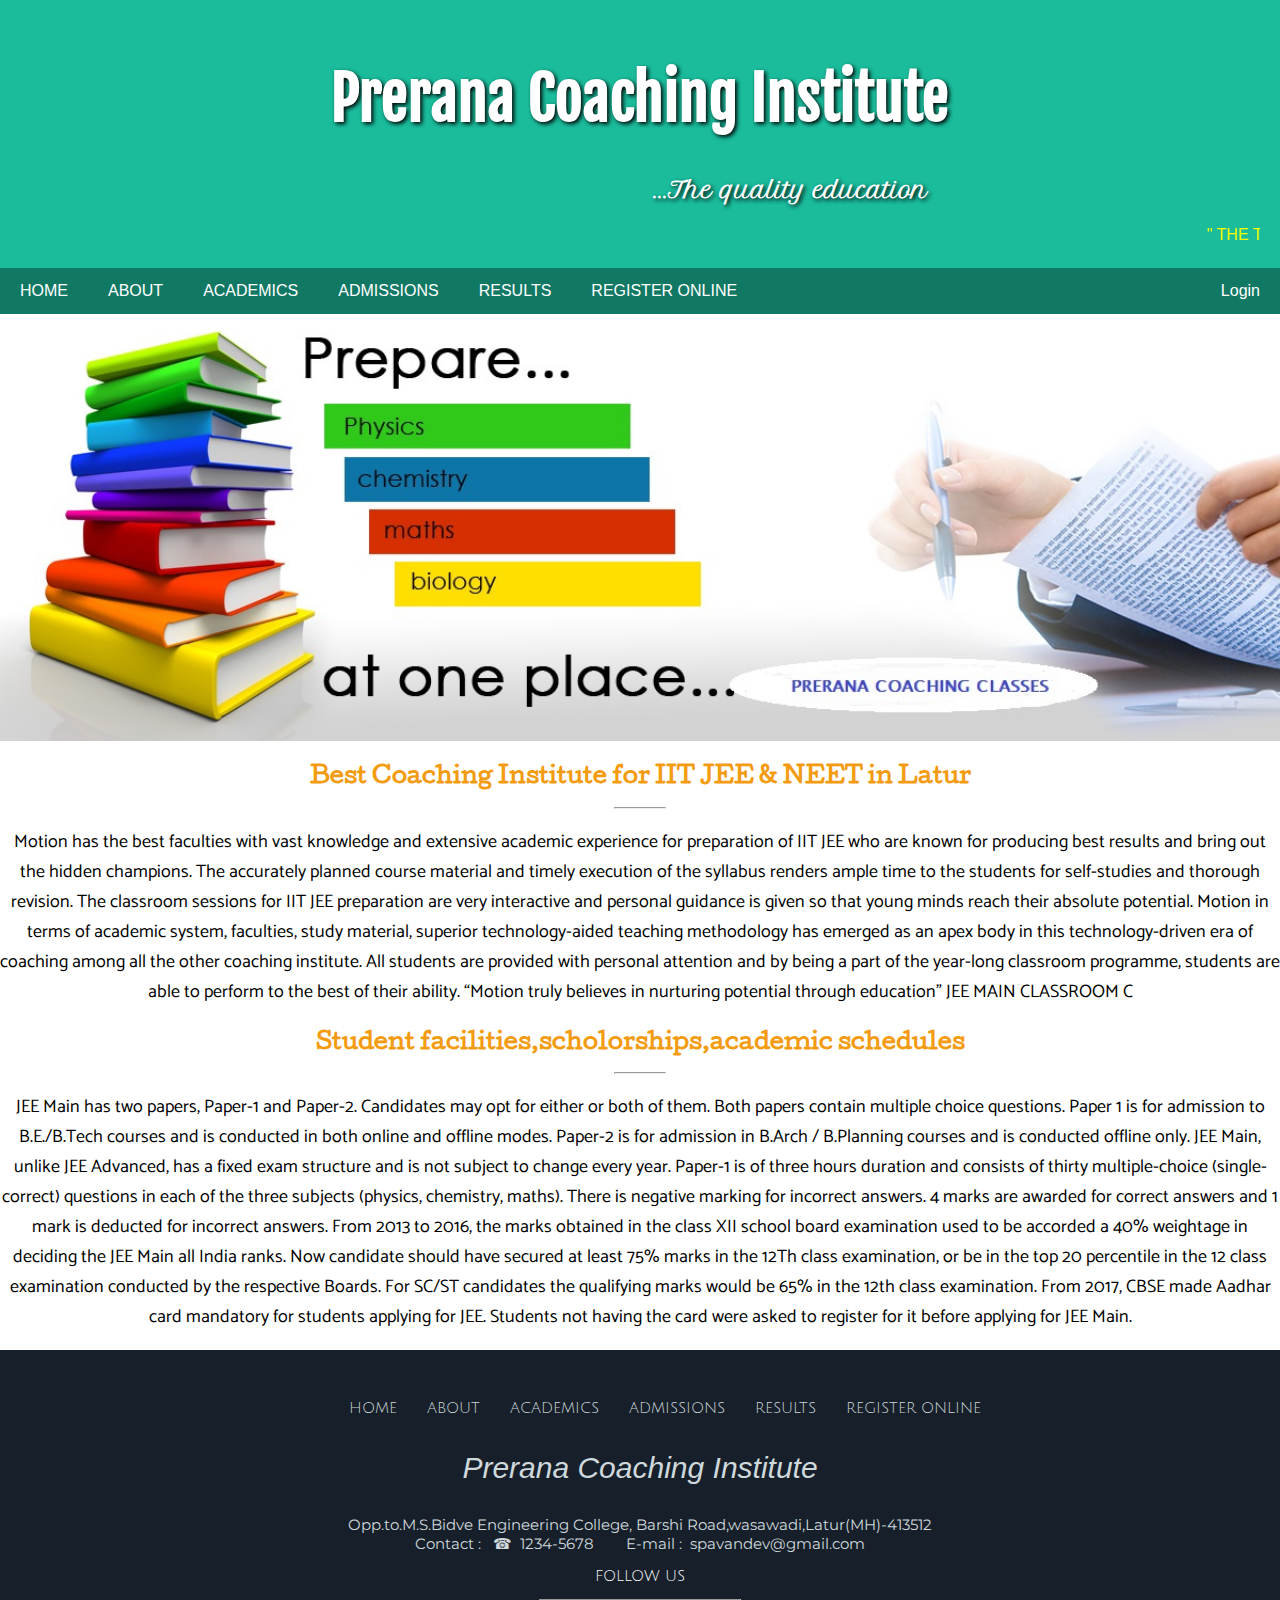
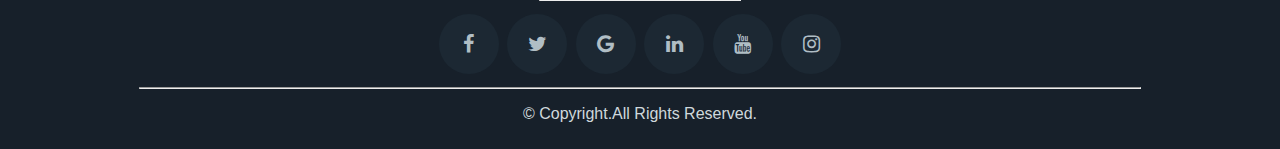
<file: index.html>
<!DOCTYPE html>
<html lang="en">
<head>
    <meta charset="UTF-8">
    <meta name="viewport" content="width=device-width, initial-scale=1.0">
    <meta http-equiv="X-UA-Compatible" content="ie=edge">
    <title>PRERANA COACHING INSTITUTE</title>
    <!-- Links for Google fonts -->
    <link href='https://fonts.googleapis.com/css?family=Fjalla One' rel='stylesheet'>
    <link href='https://fonts.googleapis.com/css?family=Petit Formal Script' rel='stylesheet'>
    <link href='https://fonts.googleapis.com/css?family=Cambay' rel='stylesheet'>
    <link href='https://fonts.googleapis.com/css?family=Cutive' rel='stylesheet'>
    <link href='https://fonts.googleapis.com/css?family=Catamaran' rel='stylesheet'>
    <link href='https://fonts.googleapis.com/css?family=Julius Sans One' rel='stylesheet'>
    <link href='https://fonts.googleapis.com/css?family=Montserrat' rel='stylesheet'>
    


    <!-- scoial media icons -->
    <link rel="stylesheet" href="https://cdnjs.cloudflare.com/ajax/libs/font-awesome/4.7.0/css/font-awesome.min.css">
    <!-- CSS -->
    <style>
           /* body {
                     font-family: 'Cambay';font-size: 22px;
                    } */
                h1 {
                     font-family: 'Fjalla One';font-size: 22px;
                     text-shadow: 2px 2px 4px #000000;
                   }
                h2 {
                     font-family: 'Cutive';
                     font-size: 22px;
                    }
            
                h3 {
                     margin-left: 300px;
                     font-family: 'Petit Formal Script';font-size: 22px;
                     color: white;
                     text-shadow: 2px 2px 4px #000000;
                   }
                body {
                     font-family: Arial, Helvetica, sans-serif;
                     margin: 0;
                     }
             
     /* Style the header */
                .header {
                     padding: 20px;
                     text-align: center;
                     background: #1abc9c;
                     color: white;
                        }
            
    /* Increase the font size of the h1 element */
                .header h1 {
                     font-size: 60px;
                           }
     /* Style the top navigation bar */
                .navbar  {
                       overflow: hidden;
                       background-color:#117864  ;
                        }
    /* Style the navigation bar links */
                .navbar a {
                       float: left;
                       display: block;
                       color: white;
                       text-align: center;
                       padding: 14px 20px;
                       text-decoration: none;
                        }
     /* Right-aligned link */
                .navbar a.right {
                                float: right;
                                 }
    /* Right-aligned search */
                .navbar search {
                      float: right;
                      padding-left: 50px;
                      margin-left: 80px;
                              }
    /* Change color on hover */
                .navbar a:hover {
                      background-color: #48C9B0;
                      color: black;
                                 }
    /* image slideshow  */
                .mySlides {
                       display:none;
                          }
    /* Information */
                .info{
                    font-family: 'Catamaran';font-size: 18px;       
                     }
    /* footer */
                 .footer {
                      padding: 10px;
                      text-align: center;
                      background:#17202A;
                      color: white;
                      
                          }
    /* Social media icons */
                 .fa {
                      padding: 20px;
                      font-size: 20px;
                      width: 20px;
                      text-align: center;
                      text-decoration: none;
                      margin: 5px 2px;
                      border-radius: 50%;
                      
                     }

                 .fa:hover {
                      opacity: 0.7;
                         }
                 .fa-facebook {
                       background:#1C2833;
                        color: #B0BEC5;
                       }

                 .fa-twitter {
                       background: #1C2833;
                       color: #B0BEC5;
                       }

                  .fa-google {
                       background: #1C2833;
                       color: #B0BEC5;
                       }

                  .fa-linkedin {
                        background:#1C2833;
                        color: #B0BEC5;
                             }

                  .fa-youtube {
                        background:#1C2833;
                        color: #B0BEC5;
                           }

                  .fa-instagram {
                        background:#1C2833;
                        color: #B0BEC5;
                            }
                  .centerlinks{
                    text-align: center;
                    padding-top: 5px;
                    padding-left: 50px;
                    color: #B0BEC5;
                    margin: 35px;
                    font-family: 'Julius Sans One';font-size: 15px;
                    
                   }
                   
    </style>
</head>
<body>
    <!-- Header -->
    <div class="header">
        <h1 align ="center">Prerana Coaching Institute</h1>
        <h3 align="center" >...The quality education</h3>
        <marquee  direction="left" style="color:yellow">" THE TIME IS NOW " , Join Today for the best results and bright future !</marquee>
    </div>
    <!-- Navigation Bar -->
    <div class="navbar">    
            <a href="#">HOME</a>
            <a href="About_us.html">ABOUT</a>
            <a href="#">ACADEMICS</a>
            <a href="#">ADMISSIONS</a>
            <a href="#">RESULTS</a>
            <a href="Registration form.html">REGISTER ONLINE</a>
            <a href="login.html" class="right">Login</a>
    <!-- <input type="search" class="search" placeholder="search"> -->
          </div>
    <!-- Slideshow images -->
          
              <div class="w3-content w3-section" style="max-width:1500px">
                    <img class="mySlides" src="img1.jpg" style="width:100%" align="center">
                     <!-- <img class="mySlides" src="img2.jpg" style="width:100%">
                    <img class="mySlides" src="img3.jpg" style="width:100%"> -->
             </div>
                <div class="info">
          <h2 style="color:#F39C12;" class="title" align="center">Best Coaching Institute for IIT JEE  &  NEET in Latur</h2>
          <hr width="50">
          <p align="center">Motion has the best faculties with vast knowledge and extensive academic experience for preparation of IIT JEE who are known for producing best results and bring out the hidden champions. The accurately planned course material and timely execution of the syllabus renders ample time to the students for self-studies and thorough revision.

                The classroom sessions for IIT JEE preparation are very interactive and personal guidance is given so that young minds reach their absolute potential. Motion in terms of academic system, faculties, study material, superior technology-aided teaching methodology has emerged as an apex body in this technology-driven era of coaching among all the other coaching institute. All students are provided with personal attention and by being a part of the year-long classroom programme, students are able to perform to the best of their ability.
                “Motion truly believes in nurturing potential through education”
                
                JEE MAIN CLASSROOM C</p>
                <h2 style="color:#F39C12;" class="title" align="center">Student facilities,scholorships,academic schedules</h2>
                <hr width="50">
                <p align="center">JEE Main has two papers, Paper-1 and Paper-2. Candidates may opt for either or both of them. Both papers contain multiple choice questions. Paper 1 is for admission to B.E./B.Tech courses and is conducted in both online and offline modes. Paper-2 is for admission in B.Arch / B.Planning courses and is conducted offline only.
                        JEE Main, unlike JEE Advanced, has a fixed exam structure and is not subject to change every year. Paper-1 is of three hours duration and consists of thirty multiple-choice (single-correct) questions in each of the three subjects (physics, chemistry, maths). There is negative marking for incorrect answers. 4 marks are awarded for correct answers and 1 mark is deducted for incorrect answers.
                        From 2013 to 2016, the marks obtained in the class XII school board examination used to be accorded a 40% weightage in deciding the JEE Main all India ranks.
                        Now candidate should have secured at least 75% marks in the 12Th class examination, or be in the top 20 percentile in the 12 class examination conducted by the respective Boards. For SC/ST candidates the qualifying marks would be 65% in the 12th class examination.
                        From 2017, CBSE made Aadhar card mandatory for students applying for JEE. Students not having the card were asked to register for it before applying for JEE Main.</p>
            </div>
         
</body>
<!-- footer -->
<div class="footer">
     <!--   links -->
     <div class="centerlinks">
            <a style ="color: #CFD8DC;text-decoration: none;"  href="#">HOME</a>&nbsp;&nbsp;&nbsp;&nbsp;&nbsp;
            <a style ="color: #CFD8DC;text-decoration: none;"href="About_us.html">ABOUT</a>&nbsp;&nbsp;&nbsp;&nbsp;&nbsp;
            <a style ="color: #CFD8DC;text-decoration: none;"href="#">ACADEMICS</a>&nbsp;&nbsp;&nbsp;&nbsp;&nbsp;
            <a style ="color: #CFD8DC;text-decoration: none;"href="#">ADMISSIONS</a>&nbsp;&nbsp;&nbsp;&nbsp;&nbsp;
            <a style ="color: #CFD8DC;text-decoration: none;"href="#">RESULTS</a>&nbsp;&nbsp;&nbsp;&nbsp;&nbsp;
            <a style ="color: #CFD8DC;text-decoration: none;" href="Registration form.html">REGISTER ONLINE</a><br>
    </div>
    <!-- Address at right side -->
    
       <address>
           <p style ="font-size:30px;color: #CFD8DC;">Prerana Coaching Institute</p>  </address>
           <p style=" font-family: 'Montserrat';font-size: 15px;color: #CFD8DC;" >Opp.to.M.S.Bidve Engineering College,
           Barshi Road,wasawadi,Latur(MH)-413512<br>
          Contact  : &nbsp; <span>&#9742;</span>&nbsp; 1234-5678 &nbsp;&nbsp; &nbsp; &nbsp;   E-mail : &nbsp;spavandev@gmail.com</p>
          
      
<span><a href=""></a></span>
<!-- social media links -->
<p style=" font-family: 'Julius Sans One';font-size: 15px;">FOLLOW US</p>
<hr style="color:#B0BEC5"width="200">
    <a href="#" class="fa fa-facebook"></a>
    <a href="#" class="fa fa-twitter"></a>
    <a href="#" class="fa fa-google"></a>
    <a href="#" class="fa fa-linkedin"></a>
    <a href="#" class="fa fa-youtube"></a>
    <a href="#" class="fa fa-instagram"></a>
    <hr style="color:#B0BEC5"width="1000">
    <p style="color: #CFD8DC">&copy Copyright.All Rights Reserved.</p>

</div>
<!-- Javascript -->
<script>
        var myIndex = 0;
        carousel();
        
        function carousel() {
            var i;
            var x = document.getElementsByClassName("mySlides");
            for (i = 0; i < x.length; i++) {
               x[i].style.display = "none";  
            }
            myIndex++;
            if (myIndex > x.length) {myIndex = 1}    
            x[myIndex-1].style.display = "block";  
            setTimeout(carousel, 3000); // Change image every 2 seconds
        }
        </script>
        
        
        
        
</html>
</file>
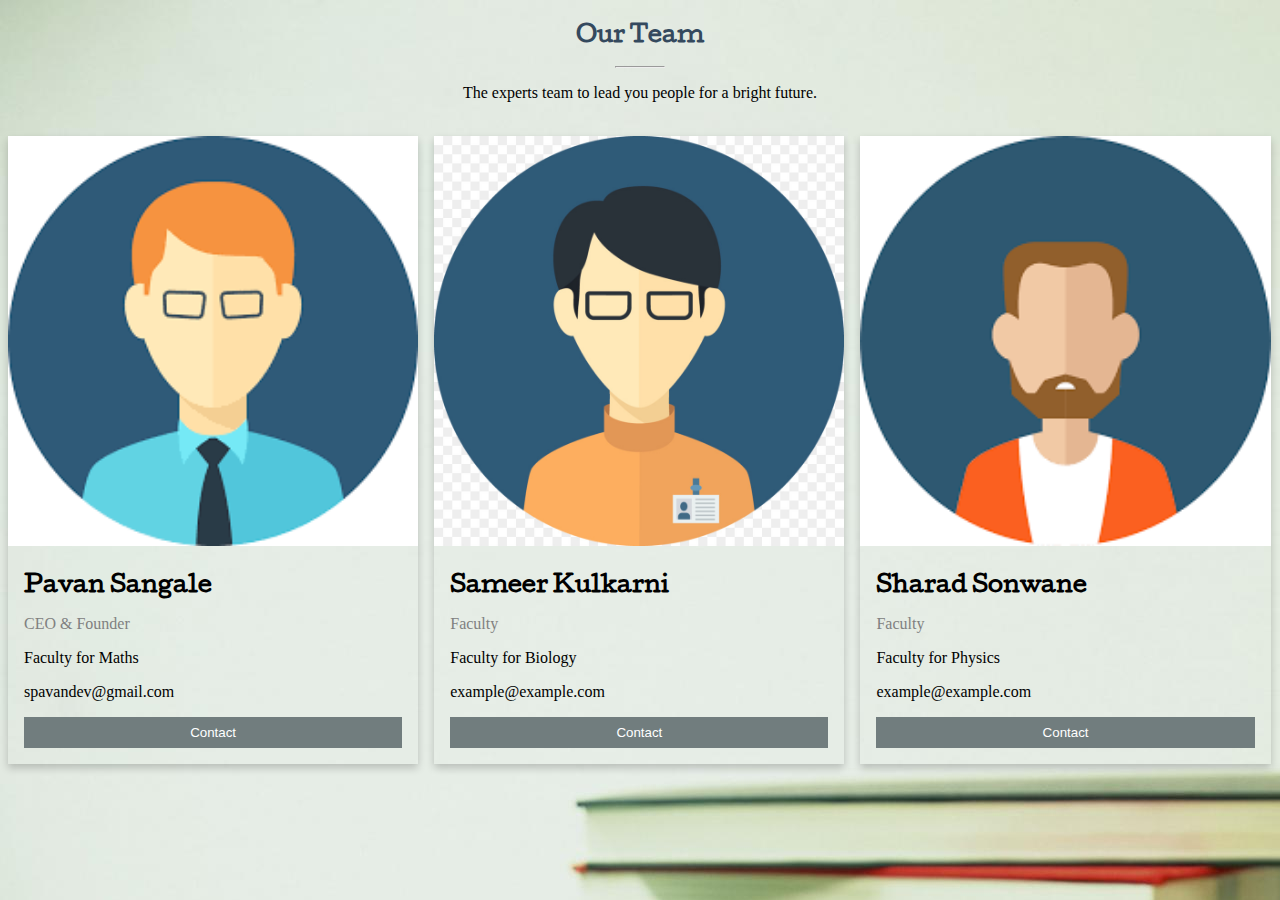
<file: About_us.html>
<!DOCTYPE html>
<html>
<head>
        <link href='https://fonts.googleapis.com/css?family=Cutive' rel='stylesheet'>
<meta name="viewport" content="width=device-width, initial-scale=1">
<style>
    body {
    height: 20%;
    margin: 0;
}
html {
  box-sizing: border-box;
}

*, *:before, *:after {
  box-sizing: inherit;
}

.column {
  float: left;
  width: 33.3%;
  margin-bottom: 16px;
  padding: 0 8px;
}

@media screen and (max-width: 650px) {
  .column {
    width: 100%;
    display: block;
  }
}

.card {
  box-shadow: 0 4px 8px 0 rgba(0, 0, 0, 0.2);
}

.container {
  padding: 0 16px;
}

.container::after, .row::after {
  content: "";
  clear: both;
  display: table;
}

.title {
  color: grey;
}

.button {
  border: none;
  outline: 0;
  display: inline-block;
  padding: 8px;
  color: white;
  background-color: #717D7E;
  text-align: center;
  cursor: pointer;
  width: 100%;
}

.button:hover {
  background-color: #555;
}
h2 {
                     font-family: 'Cutive';
                     font-size: 22px;
                    }
</style>
</head>
<body background="img9.jpg">


<h2 style="color:#34495E;" class="title" align="center">Our Team</h2>
                <hr width="50">
                <p align="center">The experts team to lead you people for a bright future.</p>

<br>

<div class="row">
  <div class="column">
    <div class="card">
      <img src="img6.png" alt="pavan" style="width:100%">
      <div class="container">
        <h2>Pavan Sangale</h2>
        <p class="title">CEO & Founder</p>
        <p>Faculty for Maths</p>
        <p>spavandev@gmail.com</p>
        <p><button class="button">Contact</button></p>
      </div>
    </div>
  </div>

  <div class="column">
    <div class="card">
      <img src="img4.jpg" alt="Mike" style="width:100%">
      <div class="container">
        <h2>Sameer Kulkarni</h2>
        <p class="title">Faculty</p>
        <p>Faculty for Biology</p>
        <p>example@example.com</p>
        <p><button class="button">Contact</button></p>
      </div>
    </div>
  </div>
  <div class="column">
    <div class="card">
      <img src="img5.png" alt="John" style="width:100%">
      <div class="container">
        <h2>Sharad Sonwane</h2>
        <p class="title">Faculty</p>
        <p>Faculty for Physics</p>
        <p>example@example.com</p>
        <p><button class="button">Contact</button></p>
      </div>
    </div>
  </div>
</div>

</body>
</html>
</file>
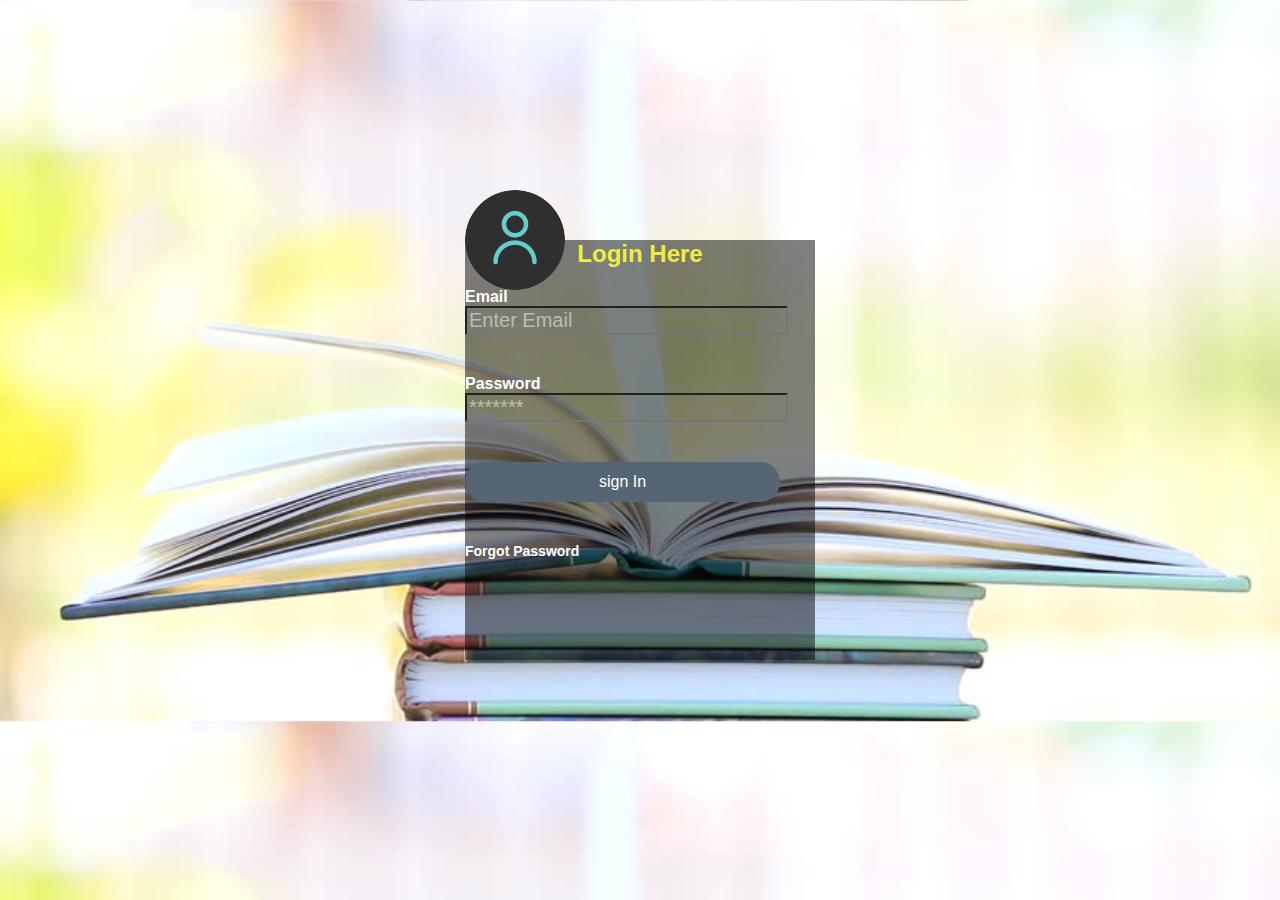
<file: login.html>
<!doctype html>
<html>
    <head>
        <meta character="utf-8">
        <title>Login</title>
        <link rel="stylesheet" href="style.css">
    </head>
    <body>
        <div class="loginBox">
            <img src="user.png" class="user">
            <h2>Login Here</h2>
            <form>
                <p>Email</p>
                <input type="text"name="" placeholder="Enter Email ">
                <p>Password</p>
                <input type="password" name ="" placeholder="*******"><br>
                <input type ="submit" name ="" value="sign In"><br>

                    <a href="#">Forgot Password</a>

            </form>
            
        </div>
    </body>
</html>
</file>
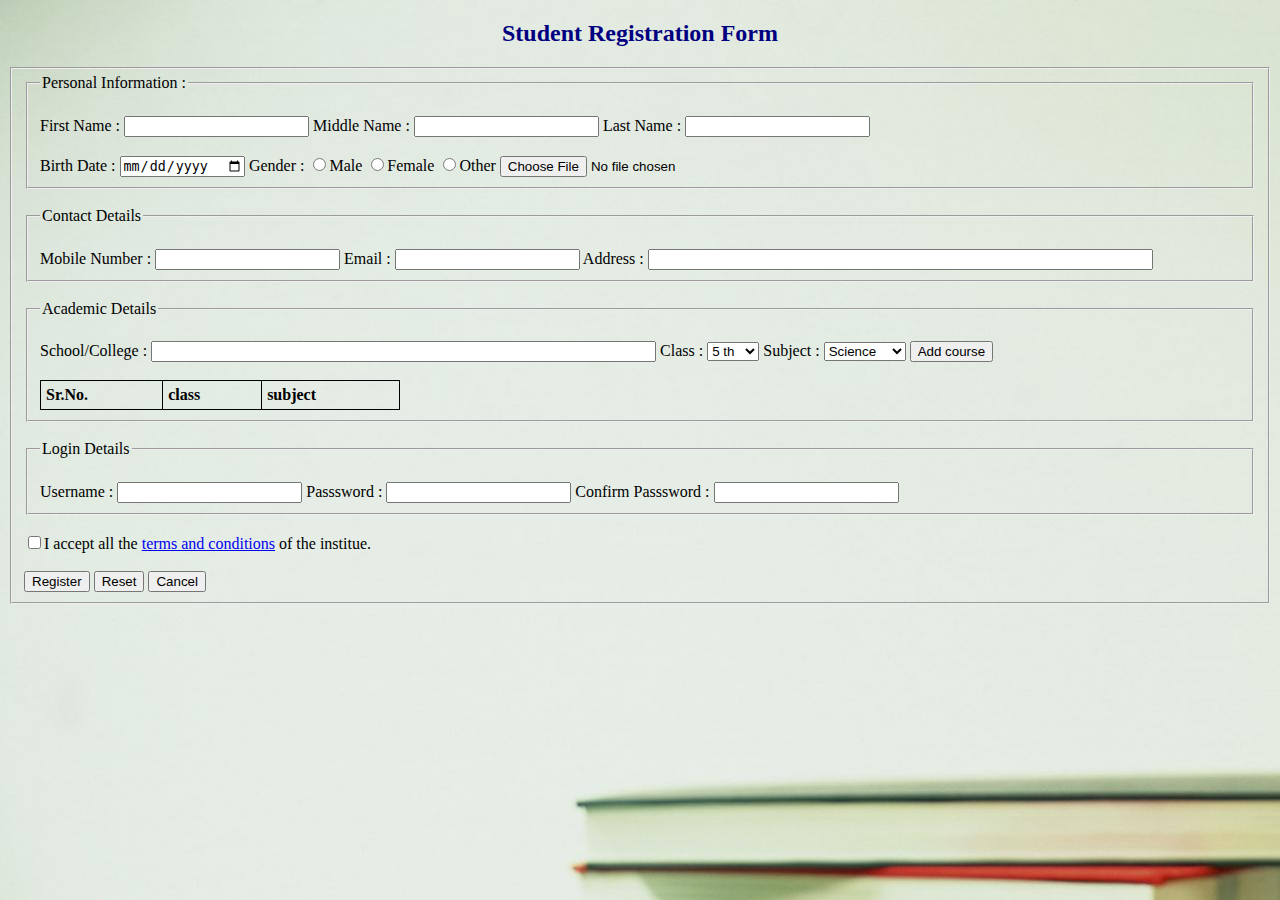
<file: Registration form.html>
<!DOCTYPE html>
<html lang="en">
<head>
    <meta charset="UTF-8">
    <meta name="viewport" content="width=device-width, initial-scale=1.0">
    <meta http-equiv="X-UA-Compatible" content="ie=edge">
    <title>Student Registration Form</title>
    <style>
            table, th, td {
                border: 1px solid black;
                border-collapse: collapse;
            }
            th, td {
                padding: 5px;
                text-align: left;
            }
            
            </style>
</head>
<body style="background:url(img9.jpg)">
    <h2 align="center" style="color:navy;"> Student Registration Form</h2>
    <form>
        <fieldset>
         <fieldset>
            <legend>Personal Information :</legend><br>
            First Name :
            <input type="text" name="Firstname" required>
            Middle Name :
            <input type ="text" name="Middletname"required>
            Last Name :
            <input type ="text" name="Lastname"><br><br>
            Birth Date :
            <input type="date" name="bday"required>
            Gender :
            <input type="radio" name="Gender" value="male">Male
            <input type="radio" name="Gender" value="female">Female
            <input type="radio" name="Gender" value="other">Other
            <input type="file" name="photo" required>
         </fieldset><br>
         <fieldset>
             <legend>Contact Details</legend><br>
             Mobile Number :
             <input type="text" name="mobile" maxlength="12" required >
             Email :
             <input type="email" name="email" >
             Address :
             <input type="text" name="address" size="60">
         </fieldset><br>
         <fieldset>
                <legend>Academic Details</legend><br>
                School/College : 
                <input type="text" name="School" size="60">
                Class :
                <select name="class">
                    <option value="5 th">5 th</option>
                    <option value="6 th">6 th</option>
                    <option value="7 th">7 th</option>
                    <option value="8 th">8 th</option>
                    <option value="9 th">9 th</option>
                    <option value="10 th">10 th</option>
                    <option value="11 th">11 th</option>
                    <option value="12 th">12 th</option>
                </select>
                Subject :
                <select name="subject">
                        <option value="Science">Science</option>
                        <option value="Math">Math</option>
                        <option value="English">English</option>
                        <option value="Physics">Physics</option>
                        <option value="chemistry">Chemistry</option>
                </select>
                <input type="button" name ="add"value="Add course"><br><br>
                <table style ="width: 30%">
                    <tr>
                    <th>Sr.No.</th>
                    <th>class</th>
                    <th>subject</th>
                </tr>
            </table>
            </fieldset><br>
            <fieldset>
                    <legend>Login Details</legend><br>
                    Username :
                    <input type="text" name="Username" required >
                    Passsword :
                    <input type="password" name ="psw" required>
                    Confirm Passsword :
                    <input type="password" name ="c_psw" required>
                </fieldset><br>
         <input type="checkbox" name="accept" required>I accept all the <a href="#">terms and conditions</a> of the institue.<br><br>
            <input type ="submit" value="Register">
            <input type ="reset" value="Reset">
            <input type ="submit" value="Cancel">
        </fieldset>
    </form>
</body>
</html>
</file>
<file: style.css>
body
{
    margin:0;
    padding:0;
    background: url(img10.jpg);
    background-size: cover;
    font-family: -apple-system, BlinkMacSystemFont, 'Segoe UI', Roboto, Oxygen, Ubuntu, Cantarell, 'Open Sans', 'Helvetica Neue', sans-serif
}
.loginBox
{
    position: absolute;
    top:50%;
    left:50%;
    transform: translate(-50%,-50%);
    width:350px;
    height:420px;
    padding :80 px 40 px;
    box-sizing: border-box;
    background: rgba(0, 0, 0, 0.5);

}
.user{
    width: 100px;
    height: 100px;
    border-radius: 50%;
    overflow:hidden ;
    position: absolute;
    top:calc(-100px/2);
    left:calc(80% -50px);
}
h2{
    margin:0;
    padding:0 0 20px;
    color: #efed40;
    text-align:center;
}
.loginBox p
{
    margin :0;
    padding :0;
    font-weight: bold;
    color:#fff;

}
.loginBox input
{
    width :90%;
    margin-bottom: 40px;
    align-self: center;
    background: transparent;
    font-size:20px;


}
.loginBox input[type="text"]
.loginBox input[type="password"]
{
    border:none;
    border-bottom: 1px solid #fff;
    background: transparent;
    outline: none;
    height:40px;
    color:#fff;
    font-size:40px;
}
::placeholder{
    color:rgba(255,255,255,.5);
}
.loginBox input[type="submit"]

{
    border:none;
    outline: none;
    height:40px;
    color:#fff;
    font-size:16px;
    background:#566573;;
    cursor: pointer;;
    border-radius: 20px;
}
.loginBox input[type="submit"]:hover
{
    background :#efed40;
    color:#262626;
}
.loginBox a{
    color:#fff;
    font-size: 14px;
    font-weight: bold;
    text-decoration: none;
}
</file>
